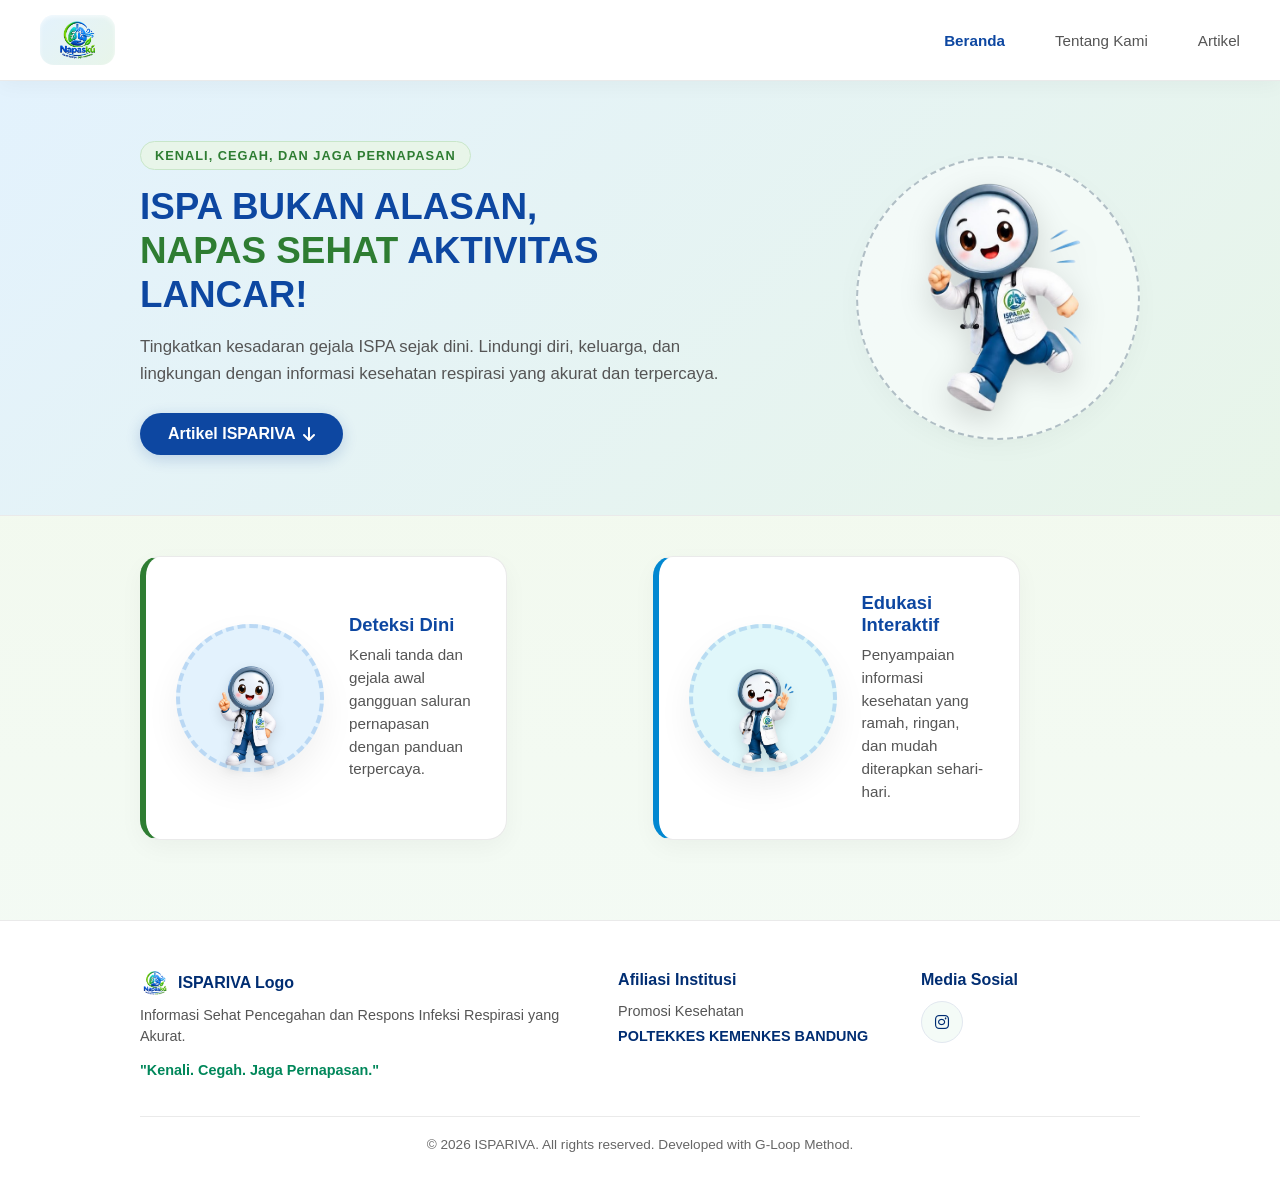
<file: index.html>
<!DOCTYPE html>
<html lang="id">
<head>
    <meta charset="UTF-8">
    <meta name="viewport" content="width=device-width, initial-scale=1.0">
    <title>ISPARIVA - Informasi Sehat Pencegahan & Respons ISPA</title>
    <link rel="stylesheet" href="assets/css/style.css">
    <link rel="stylesheet" href="https://cdnjs.cloudflare.com/ajax/libs/font-awesome/6.4.0/css/all.min.css">
    <style>
        body {
            background: linear-gradient(180deg, #F1F8E9 0%, #F4FBF7 100%);
            color: #4a5568;
            font-family: 'Segoe UI', Tahoma, Geneva, Verdana, sans-serif;
            margin: 0;
            padding: 0;
        }

        /* Hero Section */
        .hero-section {
            background: linear-gradient(135deg, #E3F2FD 0%, #E8F5E9 100%);
            padding: 60px 40px;
            border-bottom: 1px solid #EAEAEA;
        }
        .hero-container {
            max-width: 1000px;
            margin: 0 auto;
            display: flex;
            align-items: center;
            justify-content: space-between;
            gap: 40px;
        }
        .hero-text-content {
            max-width: 580px;
        }
        .hero-badge {
            background: #E8F5E9;
            color: #2e7d32;
            padding: 6px 14px;
            border-radius: 20px;
            font-size: 0.8rem;
            font-weight: 700;
            text-transform: uppercase;
            letter-spacing: 1px;
            display: inline-block;
            margin-bottom: 15px;
            border: 1px solid #C8E6C9;
        }
        .hero-text-content h1 {
            color: #0d47a1;
            font-size: 2.3rem;
            margin: 0 0 15px 0;
            font-weight: 800;
            line-height: 1.2;
        }
        .hero-text-content h1 span {
            color: #2e7d32;
        }
        .hero-text-content p {
            color: #555555;
            font-size: 1.05rem;
            line-height: 1.6;
            margin-bottom: 25px;
        }
        .hero-btn {
            background: #0d47a1;
            color: #FFFFFF;
            padding: 12px 28px;
            border-radius: 30px;
            text-decoration: none;
            font-weight: 600;
            display: inline-flex;
            align-items: center;
            gap: 8px;
            box-shadow: 0 4px 15px rgba(13, 71, 161, 0.2);
            transition: background 0.2s;
        }
        .hero-btn:hover {
            background: #002d72;
        }

        .hero-mascot-area {
            flex-shrink: 0;
            text-align: center;
            position: relative;
            width: 280px;
            height: 280px;
            background: rgba(255, 255, 255, 0.5);
            border-radius: 50%;
            display: flex;
            align-items: center;
            justify-content: center;
            box-shadow: 0 8px 25px rgba(0,0,0,0.03);
            border: 2px dashed #B0BEC5;
        }
        .hero-mascot-area img {
            max-height: 250px;
            width: auto;
            display: block;
            filter: drop-shadow(0 10px 15px rgba(0,0,0,0.15));
        }

        /* Kartu Fitur: Frame Lebih Panjang & Maskot Proporsional */
        .features-container {
            max-width: 1000px;
            margin: 40px auto;
            padding: 0 20px;
        }
        .card-grid {
            display: grid;
            grid-template-columns: repeat(2, 1fr);
            gap: 25px;
        }
        .card {
            background: #FFFFFF;
            border-radius: 20px;
            padding: 35px 30px; /* Padding ditambah agar frame lebih panjang dan proporsional */
            box-shadow: 0 8px 25px rgba(0,0,0,0.04);
            border: 1px solid #EAEAEA;
            border-left: 6px solid #2e7d32;
            display: flex;
            align-items: center; /* Posisi vertikal sejajar tengah dengan maskot */
            gap: 25px;
        }
        .card:nth-child(2) {
            border-left-color: #0288d1;
        }
        
        /* Ukuran Lingkaran dan Maskot Diperbesar agar Pas */
        .mascot-circle-bg {
            flex-shrink: 0;
            width: 90px;
            height: 90px;
            background: #E3F2FD;
            border-radius: 50%;
            display: flex;
            align-items: center;
            justify-content: center;
            position: relative;
        }
        .mascot-circle-bg img {
            max-height: 105px; /* Maskot diperbesar memenuhi lingkaran */
            width: auto;
            position: absolute;
            bottom: 0;
            filter: drop-shadow(0 4px 6px rgba(0,0,0,0.12));
        }

        /* Footer Sesuai Referensi Rata Kiri (Hanya Instagram) */
        .new-footer {
            background: #FFFFFF;
            color: #333333;
            padding: 50px 40px 25px 40px;
            margin-top: 80px;
            border-top: 1px solid #EAEAEA;
        }
        .footer-container {
            max-width: 1000px;
            margin: 0 auto;
            display: grid;
            grid-template-columns: 2fr 1.2fr 1fr;
            gap: 40px;
            padding-bottom: 35px;
            border-bottom: 1px solid #EAEAEA;
            align-items: start;
            text-align: left;
        }
        .footer-col h5 {
            color: #002d72;
            font-size: 1rem;
            margin-top: 0;
            margin-bottom: 12px;
            font-weight: 700;
        }
        .footer-col p {
            font-size: 0.9rem;
            color: #555555;
            line-height: 1.5;
            margin-bottom: 12px;
            margin-top: 0;
        }
        .social-icons-flex {
            display: flex;
            gap: 10px;
            margin-top: 8px;
            justify-content: flex-start;
        }
        .social-icon-btn {
            width: 40px;
            height: 40px;
            background: #F4FBF7;
            border: 1px solid #E2E8F0;
            border-radius: 50%;
            display: flex;
            align-items: center;
            justify-content: center;
            color: #002d72;
            text-decoration: none;
            transition: all 0.2s;
        }
        .social-icon-btn:hover {
            background: #002d72;
            color: #FFFFFF;
        }
        .footer-bottom {
            text-align: center;
            padding-top: 20px;
            font-size: 0.85rem;
            color: #666666;
        }

        @media (max-width: 768px) {
            .hero-container { flex-direction: column; text-align: center; }
            .hero-text-content { max-width: 100%; }
            .hero-mascot-area { margin: 0 auto; }
            .card-grid { grid-template-columns: 1fr; }
            .footer-container { grid-template-columns: 1fr; gap: 30px; }
        }
    </style>
</head>
<body>

    <header style="background: #ffffff; padding: 15px 40px; display: flex; justify-content: space-between; align-items: center; border-bottom: 1px solid #eaeaea;">
        <div class="logo-wrapper">
            <a href="index.html">
                <img src="assets/img/logo.png" alt="Logo ISPARIVA" style="height: 38px; width: auto; display: block; object-fit: contain;">
            </a>
        </div>
        <nav style="display: flex; gap: 25px;">
            <a href="index.html" style="text-decoration: none; color: #0d47a1; font-weight: 700;">Beranda</a>
            <a href="tentang.html" style="text-decoration: none; color: #555; font-weight: 500;">Tentang Kami</a>
            <a href="blog/index.html" style="text-decoration: none; color: #555; font-weight: 500;">Artikel</a>
        </nav>
    </header>

    <!-- Hero Section -->
    <section class="hero-section">
        <div class="hero-container">
            <div class="hero-text-content">
                <span class="hero-badge">Kenali, Cegah, dan Jaga Pernapasan</span>
                <h1>ISPA BUKAN ALASAN, <br><span>NAPAS SEHAT</span> AKTIVITAS LANCAR!</h1>
                <p>Tingkatkan kesadaran gejala ISPA sejak dini. Lindungi diri, keluarga, dan lingkungan dengan informasi kesehatan respirasi yang akurat dan terpercaya.</p>
                <a href="blog/index.html" class="hero-btn">Artikel ISPARIVA <i class="fa-solid fa-arrow-down"></i></a>
            </div>
            <div class="hero-mascot-area">
                <img src="assets/img/maskot5.png" alt="Maskot ISPARIVA">
            </div>
        </div>
    </section>

    <!-- Kartu Fitur Beranda -->
    <div class="features-container">
        <div class="card-grid">
            <!-- Kartu 1: Deteksi Dini -->
            <div class="card">
                <div class="mascot-circle-bg">
                    <img src="assets/img/maskot.webp" alt="Maskot Deteksi Dini">
                </div>
                <div>
                    <h3 style="color: #0d47a1; margin: 0 0 8px 0; font-size: 1.15rem;">Deteksi Dini</h3>
                    <p style="margin: 0; color: #555; font-size: 0.95rem; line-height: 1.5;">Kenali tanda dan gejala awal gangguan saluran pernapasan dengan panduan terpercaya.</p>
                </div>
            </div>

            <!-- Kartu 2: Edukasi Interaktif -->
            <div class="card">
                <div class="mascot-circle-bg" style="background: #E0F7FA;">
                    <img src="assets/img/maskot3.png" alt="Maskot Edukasi Interaktif">
                </div>
                <div>
                    <h3 style="color: #0d47a1; margin: 0 0 8px 0; font-size: 1.15rem;">Edukasi Interaktif</h3>
                    <p style="margin: 0; color: #555; font-size: 0.95rem; line-height: 1.5;">Penyampaian informasi kesehatan yang ramah, ringan, dan mudah diterapkan sehari-hari.</p>
                </div>
            </div>
        </div>
    </div>

    <!-- Footer Rapi Sesuai Referensi -->
    <footer class="new-footer">
        <div class="footer-container">
            <div class="footer-col">
                <div style="display: flex; align-items: center; gap: 8px; margin-bottom: 10px;">
                    <img src="assets/img/logo.png" alt="ISPARIVA Logo" style="height: 24px; width: auto; object-fit: contain;">
                    <span style="font-weight: 700; color: #002d72; font-size: 1rem;">ISPARIVA Logo</span>
                </div>
                <p>Informasi Sehat Pencegahan dan Respons Infeksi Respirasi yang Akurat.</p>
                <p style="color: #00875a; font-weight: 700; margin: 0;">"Kenali. Cegah. Jaga Pernapasan."</p>
            </div>
            
            <div class="footer-col">
                <h5>Afiliasi Institusi</h5>
                <p style="margin-bottom: 4px;">Promosi Kesehatan</p>
                <p style="font-weight: 700; color: #002d72; margin: 0;">POLTEKKES KEMENKES BANDUNG</p>
            </div>

            <div class="footer-col">
                <h5>Media Sosial</h5>
                <div class="social-icons-flex">
                    <a href="https://www.instagram.com/ispa.riva?stkn=MTZ3aDNnMjVvY2Jsdg==" target="_blank" class="social-icon-btn" title="Instagram">
                        <i class="fa-brands fa-instagram"></i>
                    </a>
                </div>
            </div>
        </div>
        <div class="footer-bottom">
            &copy; 2026 ISPARIVA. All rights reserved. Developed with G-Loop Method.
        </div>
    </footer>

</body>
</html>
</file>
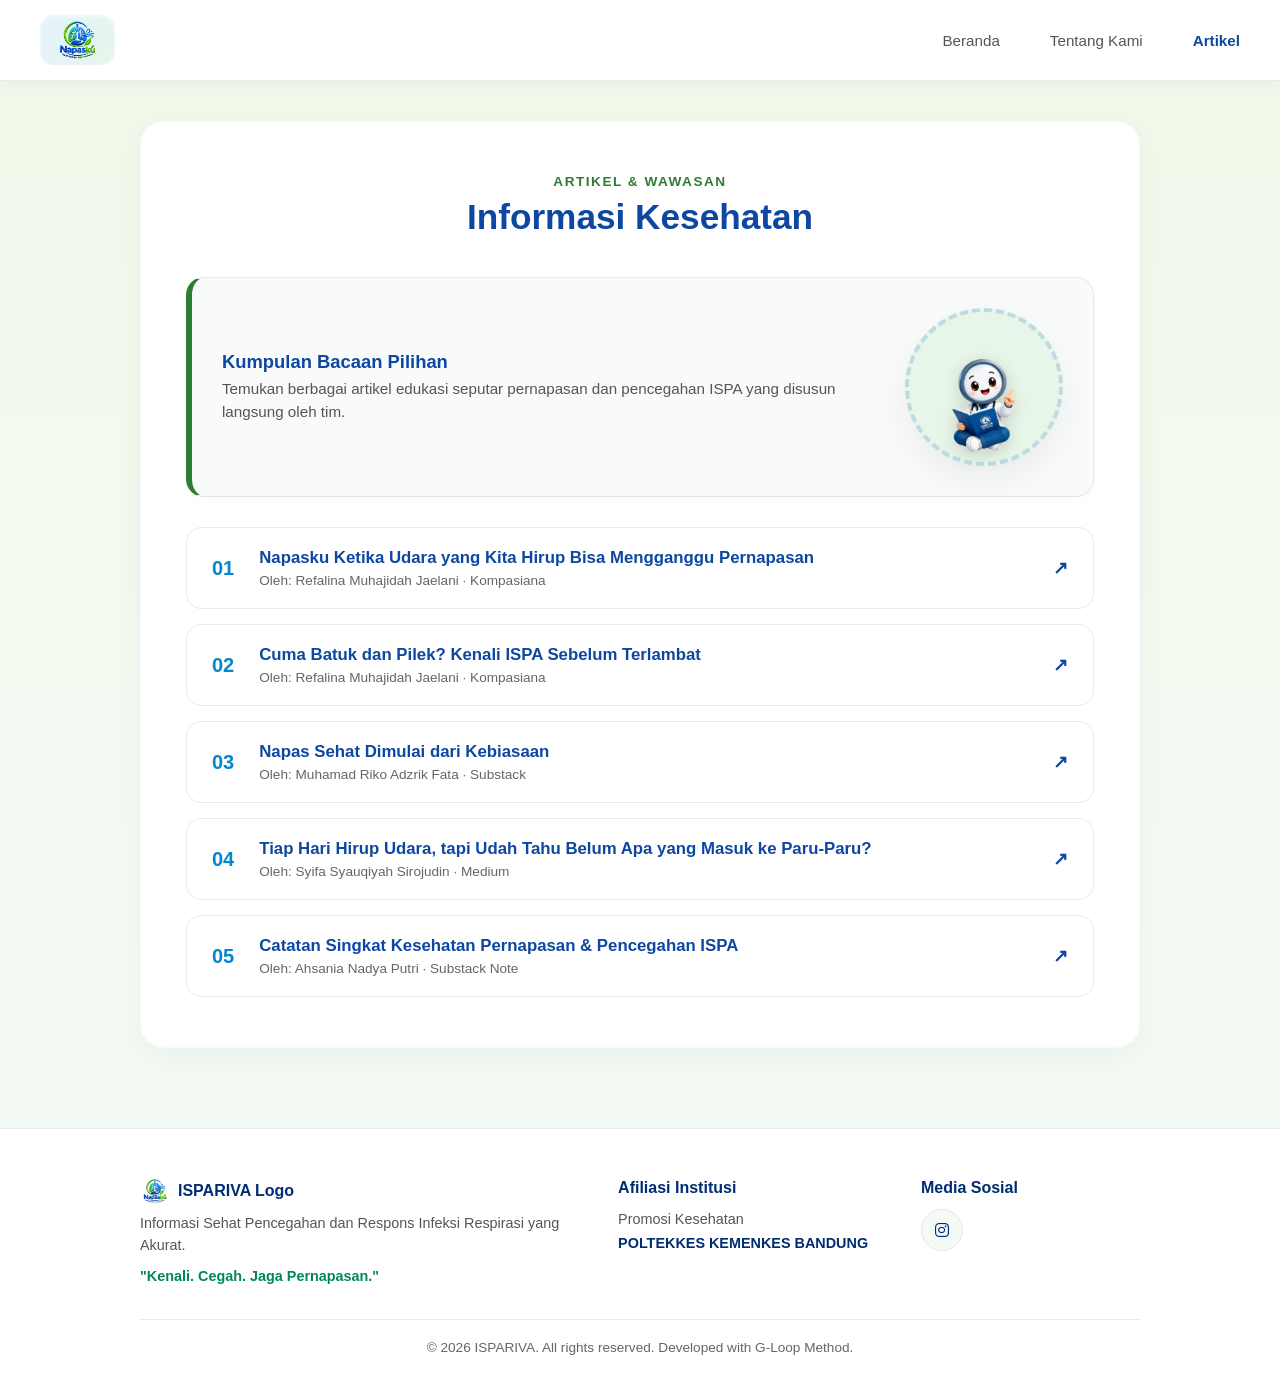
<file: blog/index.html>
<!DOCTYPE html>
<html lang="id">
<head>
    <meta charset="UTF-8">
    <meta name="viewport" content="width=device-width, initial-scale=1.0">
    <title>Artikel & Wawasan - ISPARIVA</title>
    <link rel="stylesheet" href="../assets/css/style.css">
    <link rel="stylesheet" href="https://cdnjs.cloudflare.com/ajax/libs/font-awesome/6.4.0/css/all.min.css">
    <style>
        body {
            background: linear-gradient(180deg, #F1F8E9 0%, #F4FBF7 100%);
            color: #4a5568;
            font-family: 'Segoe UI', Tahoma, Geneva, Verdana, sans-serif;
            margin: 0;
            padding: 0;
        }
        .main-container {
            max-width: 1000px;
            margin: 40px auto;
            padding: 0 20px;
        }
        .content-card-box {
            background: #FFFFFF;
            border-radius: 24px;
            padding: 50px 45px;
            box-shadow: 0 10px 30px rgba(0, 0, 0, 0.04);
            margin-bottom: 35px;
            border: 1px solid rgba(0,0,0,0.02);
        }
        .page-header-box {
            text-align: center;
            margin-bottom: 40px;
        }
        .page-header-box .sub-tag {
            color: #2e7d32;
            font-weight: 700;
            letter-spacing: 1.5px;
            font-size: 0.85rem;
            text-transform: uppercase;
            display: inline-block;
            margin-bottom: 8px;
        }
        .page-header-box h1 {
            color: #0d47a1;
            font-size: 2.2rem;
            margin: 0;
            font-weight: 800;
        }
        /* Banner Maskot dengan Latar Belakang Lingkaran Penopang */
        .mascot-banner {
            background: #F8FBF9;
            border-radius: 18px;
            padding: 30px;
            display: flex;
            align-items: center;
            justify-content: space-between;
            gap: 20px;
            box-shadow: 0 4px 15px rgba(0,0,0,0.02);
            margin-bottom: 30px;
            border: 1px solid #E2E8F0;
            border-left: 6px solid #2e7d32;
        }
        .mascot-banner-text {
            flex-grow: 1;
        }
        .mascot-banner h4 {
            color: #0d47a1;
            margin: 0 0 5px 0;
            font-size: 1.15rem;
            font-weight: 700;
        }
        .mascot-banner p {
            margin: 0;
            color: #555;
            font-size: 0.95rem;
            line-height: 1.5;
        }
        .mascot-circle-bg {
            flex-shrink: 0;
            width: 100px;
            height: 100px;
            background: #E8F5E9;
            border-radius: 50%;
            display: flex;
            align-items: center;
            justify-content: center;
            position: relative;
        }
        .mascot-circle-bg img {
            max-height: 115px;
            width: auto;
            position: absolute;
            bottom: 0;
            filter: drop-shadow(0 4px 8px rgba(0,0,0,0.15));
        }

        .article-list { display: flex; flex-direction: column; gap: 15px; }
        .article-item {
            display: flex; align-items: center; justify-content: space-between;
            padding: 20px 25px; background: #FFFFFF; border: 1px solid #EAEAEA;
            border-radius: 15px; text-decoration: none; color: inherit; transition: all 0.25s ease;
        }
        .article-item:hover {
            background: #F0F7FF; border-color: #0288d1;
            transform: translateX(5px); box-shadow: 0 5px 15px rgba(0,0,0,0.03);
        }
        .article-left { display: flex; align-items: center; gap: 25px; }
        .article-number { font-size: 1.25rem; font-weight: 700; color: #0288d1; }
        .article-info h4 { margin: 0 0 5px 0; color: #0d47a1; font-size: 1.05rem; }
        .article-info p { margin: 0; font-size: 0.85rem; color: #666; }
        .article-arrow { font-size: 1.1rem; color: #0d47a1; font-weight: bold; }
    </style>
</head>
<body>

    <header style="background: #ffffff; padding: 15px 40px; display: flex; justify-content: space-between; align-items: center; border-bottom: 1px solid #eaeaea;">
        <div class="logo-wrapper">
            <a href="../index.html">
                <img src="../assets/img/logo.png" alt="Logo ISPARIVA" style="height: 38px; width: auto; display: block; object-fit: contain;">
            </a>
        </div>
        <nav style="display: flex; gap: 25px;">
            <a href="../index.html" style="text-decoration: none; color: #555; font-weight: 500;">Beranda</a>
            <a href="../tentang.html" style="text-decoration: none; color: #555; font-weight: 500;">Tentang Kami</a>
            <a href="index.html" style="text-decoration: none; color: #0d47a1; font-weight: 700;">Artikel</a>
        </nav>
    </header>

    <div class="main-container">
        
        <div class="content-card-box">
            
            <div class="page-header-box">
                <span class="sub-tag">Artikel & Wawasan</span>
                <h1>Informasi Kesehatan</h1>
            </div>

            <div class="mascot-banner">
                <div class="mascot-banner-text">
                    <h4>Kumpulan Bacaan Pilihan</h4>
                    <p>Temukan berbagai artikel edukasi seputar pernapasan dan pencegahan ISPA yang disusun langsung oleh tim.</p>
                </div>
                <div class="mascot-circle-bg">
                    <img src="../assets/img/maskot1.png" alt="Maskot Catatan">
                </div>
            </div>

            <div class="article-list">
                <a href="https://www.kompasiana.com/refalina9107/6a959a35c925c41ec91c9dba/napasku-ketika-udara-yang-kita-hirup-bisa-mengganggu-pernapasan#goog_rewarded" target="_blank" class="article-item">
                    <div class="article-left">
                        <span class="article-number">01</span>
                        <div class="article-info">
                            <h4>Napasku Ketika Udara yang Kita Hirup Bisa Mengganggu Pernapasan</h4>
                            <p>Oleh: Refalina Muhajidah Jaelani · Kompasiana</p>
                        </div>
                    </div>
                    <div class="article-arrow">↗</div>
                </a>

                <a href="https://www.kompasiana.com/refalina9107/6a93a5edc925c465ea0f6fc5/cuma-batuk-dan-pilek-kenali-ispa-sebelum-terlambat#goog_rewarded" target="_blank" class="article-item">
                    <div class="article-left">
                        <span class="article-number">02</span>
                        <div class="article-info">
                            <h4>Cuma Batuk dan Pilek? Kenali ISPA Sebelum Terlambat</h4>
                            <p>Oleh: Refalina Muhajidah Jaelani · Kompasiana</p>
                        </div>
                    </div>
                    <div class="article-arrow">↗</div>
                </a>

                <a href="https://muhamadriko.substack.com/p/napas-sehat-dimulai-dari-kebiasaan-128" target="_blank" class="article-item">
                    <div class="article-left">
                        <span class="article-number">03</span>
                        <div class="article-info">
                            <h4>Napas Sehat Dimulai dari Kebiasaan</h4>
                            <p>Oleh: Muhamad Riko Adzrik Fata · Substack</p>
                        </div>
                    </div>
                    <div class="article-arrow">↗</div>
                </a>

                <a href="https://medium.com/@ssyauqiyah14/tiap-hari-hirup-udara-tapi-udah-tahu-belum-apa-yang-masuk-ke-paru-paru-008df7e11b57" target="_blank" class="article-item">
                    <div class="article-left">
                        <span class="article-number">04</span>
                        <div class="article-info">
                            <h4>Tiap Hari Hirup Udara, tapi Udah Tahu Belum Apa yang Masuk ke Paru-Paru?</h4>
                            <p>Oleh: Syifa Syauqiyah Sirojudin · Medium</p>
                        </div>
                    </div>
                    <div class="article-arrow">↗</div>
                </a>

                <a href="https://substack.com/@ahsania/note/c-324283430?utm_source=notes-share-action&r=8zjv13" target="_blank" class="article-item">
                    <div class="article-left">
                        <span class="article-number">05</span>
                        <div class="article-info">
                            <h4>Catatan Singkat Kesehatan Pernapasan & Pencegahan ISPA</h4>
                            <p>Oleh: Ahsania Nadya Putri · Substack Note</p>
                        </div>
                    </div>
                    <div class="article-arrow">↗</div>
                </a>
            </div>

        </div>

    </div>

    <!-- Footer Rapi (Hanya Instagram) -->
    <footer style="background: #FFFFFF; color: #333333; padding: 50px 40px 25px 40px; margin-top: 80px; border-top: 1px solid #EAEAEA;">
        <div style="max-width: 1000px; margin: 0 auto; display: grid; grid-template-columns: 2fr 1.2fr 1fr; gap: 40px; padding-bottom: 35px; border-bottom: 1px solid #EAEAEA; align-items: start; text-align: left;">
            
            <div>
                <div style="display: flex; align-items: center; gap: 8px; margin-bottom: 10px;">
                    <img src="../assets/img/logo.png" alt="ISPARIVA Logo" style="height: 24px; width: auto; object-fit: contain;">
                    <span style="font-weight: 700; color: #002d72; font-size: 1rem;">ISPARIVA Logo</span>
                </div>
                <p style="font-size: 0.9rem; color: #555555; line-height: 1.5; margin: 0 0 12px 0;">Informasi Sehat Pencegahan dan Respons Infeksi Respirasi yang Akurat.</p>
                <p style="color: #00875a; font-weight: 700; margin: 0; font-size: 0.9rem;">"Kenali. Cegah. Jaga Pernapasan."</p>
            </div>
            
            <div>
                <h5 style="color: #002d72; font-size: 1rem; margin-top: 0; margin-bottom: 12px; font-weight: 700;">Afiliasi Institusi</h5>
                <p style="font-size: 0.9rem; color: #555555; line-height: 1.5; margin: 0 0 4px 0;">Promosi Kesehatan</p>
                <p style="font-size: 0.9rem; font-weight: 700; color: #002d72; margin: 0;">POLTEKKES KEMENKES BANDUNG</p>
            </div>

            <div>
                <h5 style="color: #002d72; font-size: 1rem; margin-top: 0; margin-bottom: 12px; font-weight: 700;">Media Sosial</h5>
                <div style="display: flex; gap: 10px; margin-top: 8px; justify-content: flex-start;">
                    <a href="https://www.instagram.com/ispa.riva?stkn=MTZ3aDNnMjVvY2Jsdg==" target="_blank" style="width: 40px; height: 40px; background: #F4FBF7; border: 1px solid #E2E8F0; border-radius: 50%; display: flex; align-items: center; justify-content: center; color: #002d72; text-decoration: none;" title="Instagram">
                        <i class="fa-brands fa-instagram"></i>
                    </a>
                </div>
            </div>

        </div>
        <div style="text-align: center; padding-top: 20px; font-size: 0.85rem; color: #666666;">
            &copy; 2026 ISPARIVA. All rights reserved. Developed with G-Loop Method.
        </div>
    </footer>

</body>
</html>
</file>
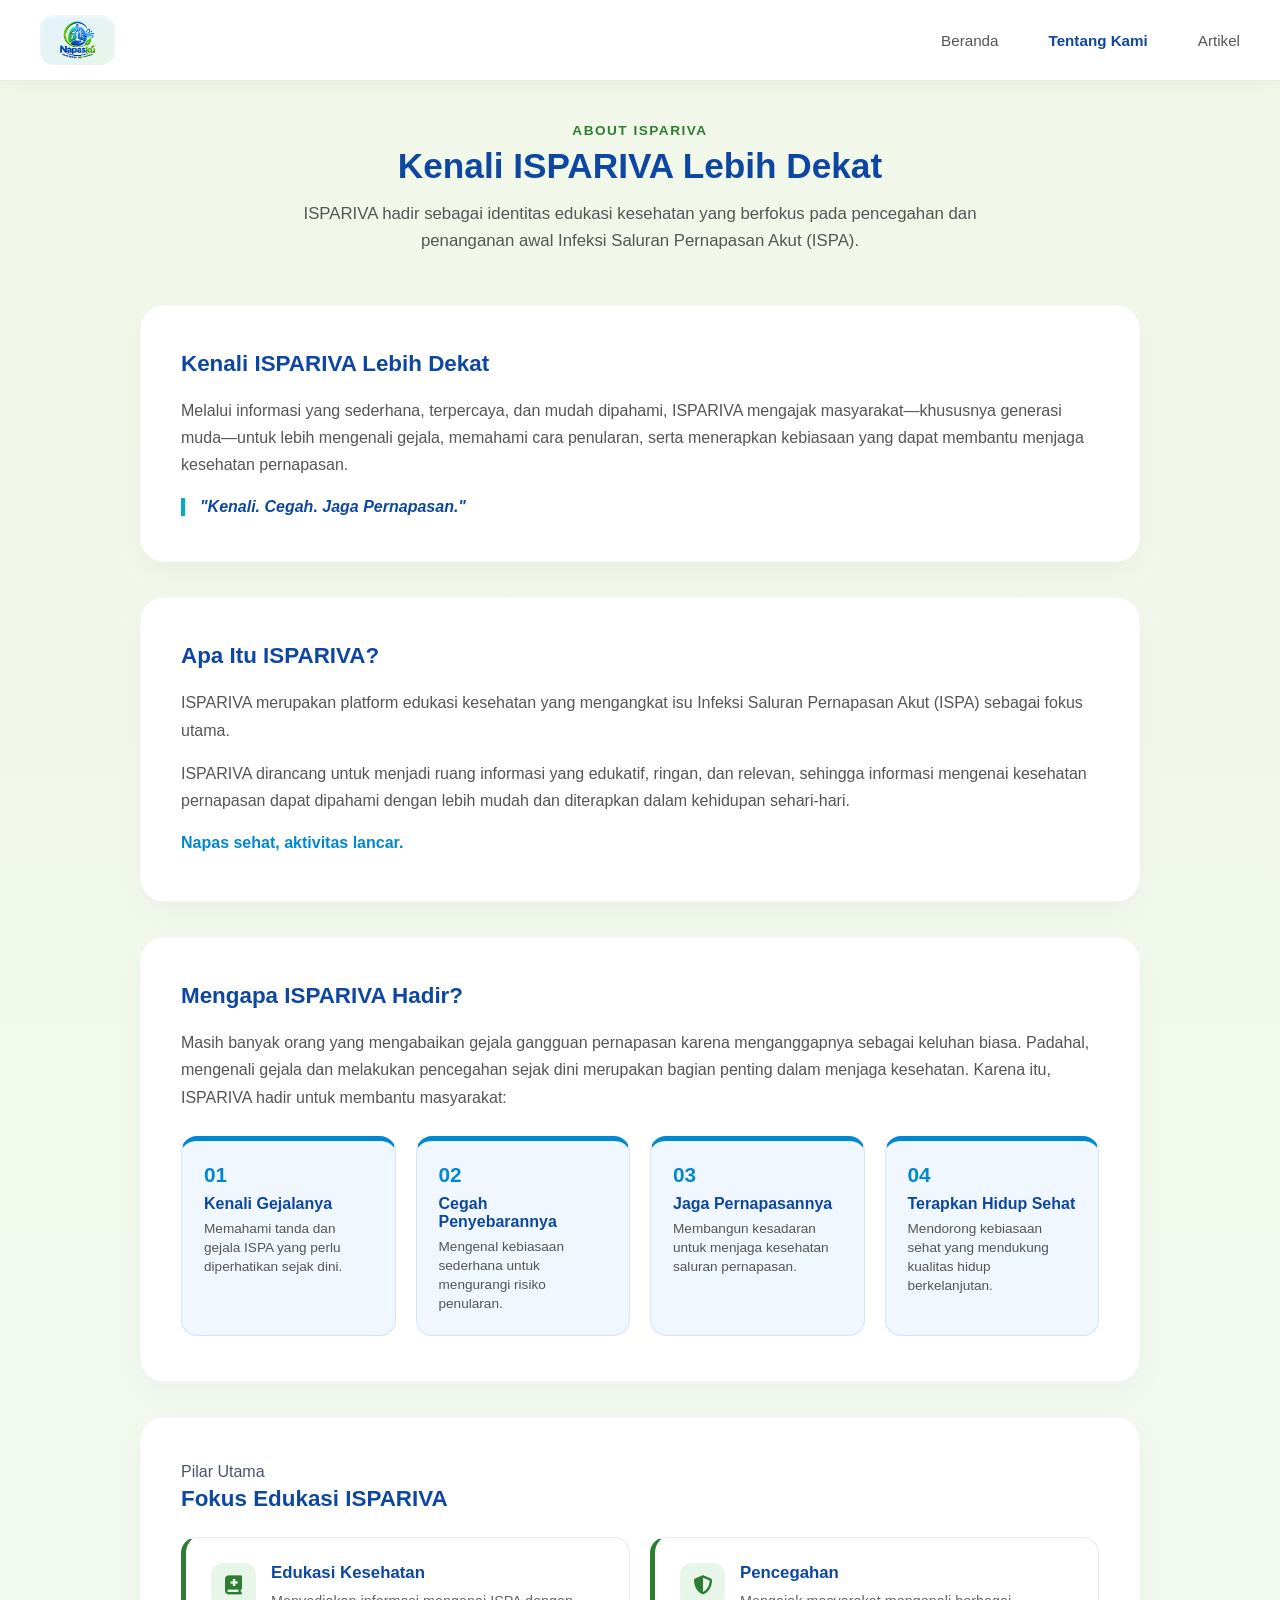
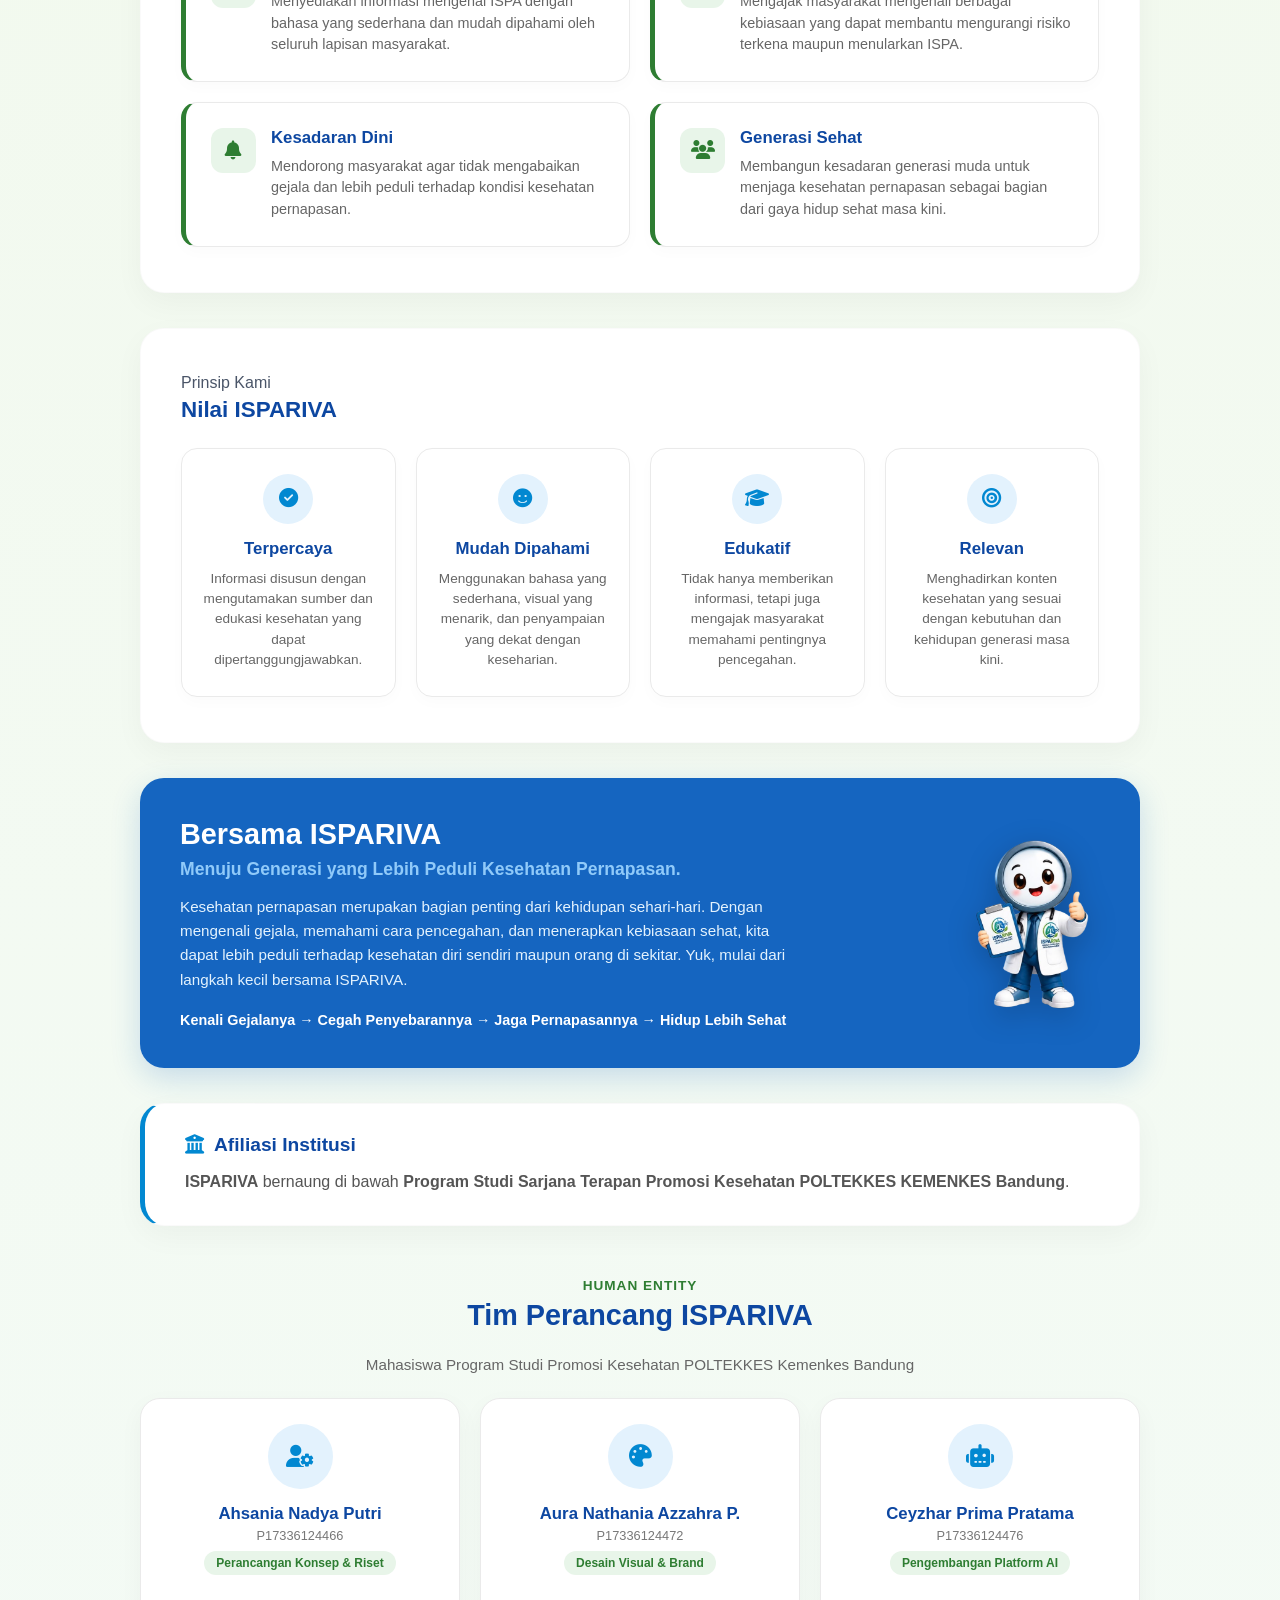
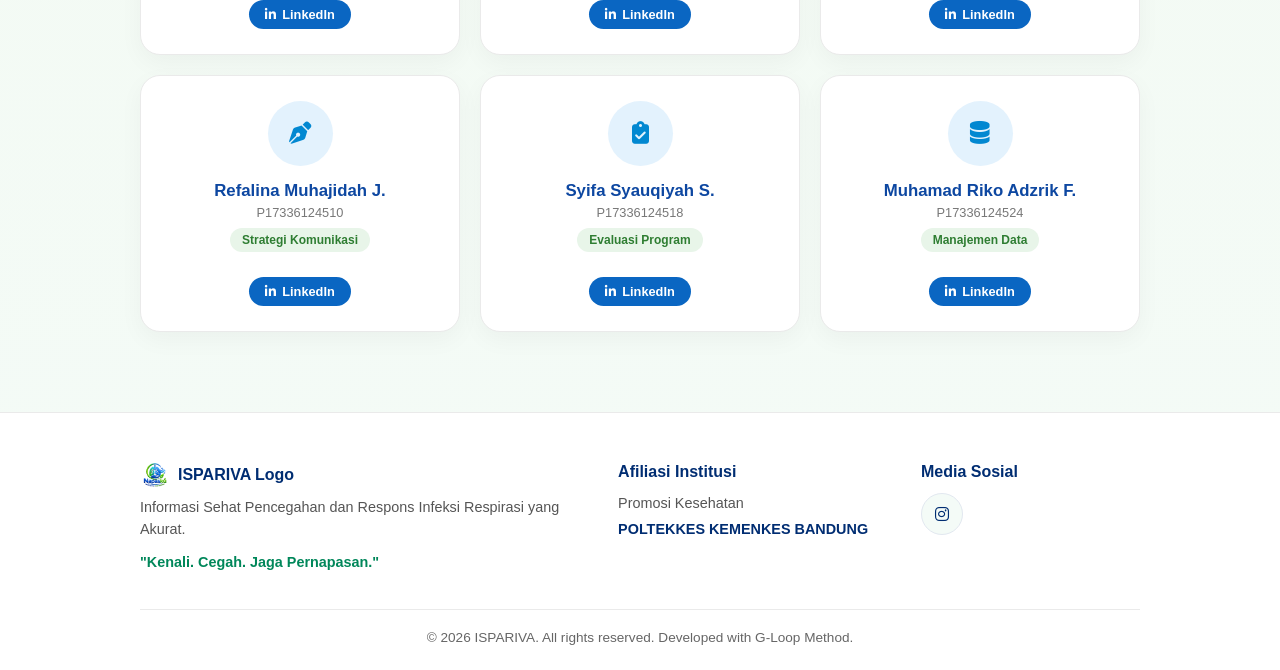
<file: tentang.html>
<!DOCTYPE html>
<html lang="id">
<head>
    <meta charset="UTF-8">
    <meta name="viewport" content="width=device-width, initial-scale=1.0">
    <title>Tentang Kami - ISPARIVA</title>
    <link rel="stylesheet" href="assets/css/style.css">
    <link rel="stylesheet" href="https://cdnjs.cloudflare.com/ajax/libs/font-awesome/6.4.0/css/all.min.css">
    <style>
        body {
            background: linear-gradient(180deg, #F1F8E9 0%, #F4FBF7 100%);
            color: #4a5568;
            font-family: 'Segoe UI', Tahoma, Geneva, Verdana, sans-serif;
            margin: 0;
            padding: 0;
        }

        .main-container {
            max-width: 1000px;
            margin: 40px auto;
            padding: 0 20px;
        }

        /* Header Judul Utama Halaman */
        .page-header-box {
            text-align: center;
            margin-bottom: 50px;
        }
        .page-header-box .sub-tag {
            color: #2e7d32;
            font-weight: 700;
            letter-spacing: 1.5px;
            font-size: 0.85rem;
            text-transform: uppercase;
            display: inline-block;
            margin-bottom: 8px;
        }
        .page-header-box h1 {
            color: #0d47a1;
            font-size: 2.2rem;
            margin: 0 0 15px 0;
            font-weight: 800;
        }
        .page-header-box p {
            color: #555;
            font-size: 1.05rem;
            line-height: 1.6;
            max-width: 750px;
            margin: 0 auto;
        }

        /* Kartu Konten Standar */
        .content-card-box {
            background: #FFFFFF;
            border-radius: 24px;
            padding: 45px 40px;
            box-shadow: 0 10px 30px rgba(0, 0, 0, 0.04);
            margin-bottom: 35px;
            border: 1px solid rgba(0,0,0,0.02);
        }
        .content-card-box h3 {
            color: #0d47a1;
            font-size: 1.4rem;
            margin-top: 0;
            margin-bottom: 20px;
            font-weight: 700;
        }
        .content-card-box p {
            color: #555;
            font-size: 1rem;
            line-height: 1.7;
            margin-bottom: 15px;
        }
        .content-card-box p:last-child {
            margin-bottom: 0;
        }

        /* LAYOUT 114: Nilai ISPARIVA (4 Kolom Jejer dengan Ikon Bulat di Atas) */
        .grid-values-4 {
            display: grid;
            grid-template-columns: repeat(4, 1fr);
            gap: 20px;
            margin-top: 25px;
        }
        .value-card-item {
            background: #FFFFFF;
            border: 1px solid #EAEAEA;
            border-radius: 16px;
            padding: 25px 20px;
            text-align: center;
            box-shadow: 0 5px 15px rgba(0,0,0,0.02);
        }
        .value-icon-circle {
            width: 50px;
            height: 50px;
            background: #E3F2FD;
            border-radius: 50%;
            display: flex;
            align-items: center;
            justify-content: center;
            margin: 0 auto 15px auto;
            color: #0288d1;
            font-size: 1.2rem;
        }
        .value-card-item h4 {
            color: #0d47a1;
            font-size: 1.05rem;
            margin: 0 0 10px 0;
            font-weight: 700;
        }
        .value-card-item p {
            font-size: 0.85rem;
            color: #666;
            margin: 0;
            line-height: 1.5;
        }

        /* LAYOUT 224: Fokus Edukasi ISPARIVA (Grid 2x2 dengan Garis Hijau di Kiri) */
        .grid-focus-2x2 {
            display: grid;
            grid-template-columns: repeat(2, 1fr);
            gap: 20px;
            margin-top: 25px;
        }
        .focus-card-item {
            background: #FFFFFF;
            border: 1px solid #EAEAEA;
            border-left: 5px solid #2e7d32;
            border-radius: 16px;
            padding: 25px;
            display: flex;
            align-items: flex-start;
            gap: 15px;
            box-shadow: 0 5px 15px rgba(0,0,0,0.02);
        }
        .focus-icon-box {
            width: 45px;
            height: 45px;
            background: #E8F5E9;
            border-radius: 12px;
            display: flex;
            align-items: center;
            justify-content: center;
            color: #2e7d32;
            font-size: 1.2rem;
            flex-shrink: 0;
        }
        .focus-card-item h4 {
            color: #0d47a1;
            font-size: 1.05rem;
            margin: 0 0 8px 0;
            font-weight: 700;
        }
        .focus-card-item p {
            font-size: 0.9rem;
            color: #666;
            margin: 0;
            line-height: 1.5;
        }

        /* Grid khusus nomor (Mengapa Hadir: 01, 02, 03, 04) */
        .grid-numbered {
            display: grid;
            grid-template-columns: repeat(auto-fit, minmax(210px, 1fr));
            gap: 20px;
            margin-top: 25px;
        }
        .number-card {
            background: #F0F7FF;
            border: 1px solid #d1e5ff;
            border-top: 5px solid #0288d1;
            padding: 22px;
            border-radius: 16px;
        }
        .number-card .num-badge {
            font-size: 1.3rem;
            font-weight: 800;
            color: #0288d1;
            margin-bottom: 8px;
        }
        .number-card h4 {
            color: #0d47a1;
            font-size: 1rem;
            margin: 0 0 6px 0;
            font-weight: 700;
        }
        .number-card p {
            font-size: 0.85rem;
            color: #555;
            margin: 0;
            line-height: 1.4;
        }

        /* LAYOUT 444: Bersama ISPARIVA (Box Biru Lebar dengan Maskot di Kanan) */
        .together-box {
            background: #1565C0;
            border-radius: 24px;
            padding: 40px;
            color: #FFFFFF;
            display: flex;
            justify-content: space-between;
            align-items: center;
            box-shadow: 0 10px 30px rgba(21, 101, 192, 0.2);
            margin-bottom: 35px;
            gap: 30px;
        }
        .together-content {
            max-width: 620px;
        }
        .together-content h3 {
            color: #FFFFFF;
            font-size: 1.8rem;
            margin-top: 0;
            margin-bottom: 8px;
            font-weight: 800;
        }
        .together-content h4 {
            color: #90CAF9;
            font-size: 1.1rem;
            margin-top: 0;
            margin-bottom: 15px;
            font-weight: 600;
        }
        .together-content p {
            color: #E3F2FD;
            font-size: 0.95rem;
            line-height: 1.6;
            margin-bottom: 20px;
        }
        .together-steps {
            font-size: 0.9rem;
            color: #FFFFFF;
            font-weight: 600;
        }
        .together-mascot {
            text-align: center;
            flex-shrink: 0;
        }
        .together-mascot img {
            max-height: 180px;
            width: auto;
            display: block;
            margin: 0 auto;
            filter: drop-shadow(0 8px 15px rgba(0,0,0,0.2));
        }

        /* Grid Tim Perancang */
        .team-grid {
            display: grid;
            grid-template-columns: repeat(auto-fit, minmax(260px, 1fr));
            gap: 20px;
            margin-top: 25px;
        }
        .team-card {
            background: #FFFFFF;
            border: 1px solid #EAEAEA;
            padding: 25px 20px;
            border-radius: 20px;
            text-align: center;
            box-shadow: 0 8px 25px rgba(0,0,0,0.04);
            display: flex;
            flex-direction: column;
            justify-content: space-between;
            transition: transform 0.3s ease;
        }
        .team-card:hover {
            transform: translateY(-5px);
            box-shadow: 0 12px 30px rgba(0,0,0,0.08);
        }
        .team-avatar {
            width: 65px;
            height: 65px;
            background: #E3F2FD;
            border-radius: 50%;
            display: flex;
            align-items: center;
            justify-content: center;
            margin: 0 auto 15px auto;
            color: #0288d1;
            font-size: 1.4rem;
        }
        .team-role {
            font-size: 0.75rem;
            font-weight: 700;
            color: #2e7d32;
            background: #E8F5E9;
            padding: 5px 12px;
            border-radius: 20px;
            display: inline-block;
            margin-top: 8px;
            margin-bottom: 15px;
        }
        .linkedin-btn {
            background: #0A66C2;
            color: #FFFFFF;
            padding: 7px 16px;
            border-radius: 20px;
            text-decoration: none;
            font-size: 0.8rem;
            font-weight: 600;
            display: inline-flex;
            align-items: center;
            justify-content: center;
            gap: 6px;
            transition: opacity 0.2s;
        }
        .linkedin-btn:hover { opacity: 0.85; }

        /* Footer Rapi Sesuai Referensi (Hanya Instagram) */
        .new-footer {
            background: #FFFFFF;
            color: #333333;
            padding: 50px 40px 25px 40px;
            margin-top: 80px;
            border-top: 1px solid #EAEAEA;
        }
        .footer-container {
            max-width: 1000px;
            margin: 0 auto;
            display: grid;
            grid-template-columns: 2fr 1.2fr 1fr;
            gap: 40px;
            padding-bottom: 35px;
            border-bottom: 1px solid #EAEAEA;
            align-items: start;
            text-align: left;
        }
        .footer-col h5 {
            color: #002d72;
            font-size: 1rem;
            margin-top: 0;
            margin-bottom: 12px;
            font-weight: 700;
        }
        .footer-col p {
            font-size: 0.9rem;
            color: #555555;
            line-height: 1.5;
            margin-bottom: 12px;
            margin-top: 0;
        }
        .social-icons-flex {
            display: flex;
            gap: 10px;
            margin-top: 8px;
            justify-content: flex-start;
        }
        .social-icon-btn {
            width: 40px;
            height: 40px;
            background: #F4FBF7;
            border: 1px solid #E2E8F0;
            border-radius: 50%;
            display: flex;
            align-items: center;
            justify-content: center;
            color: #002d72;
            text-decoration: none;
            transition: all 0.2s;
        }
        .social-icon-btn:hover {
            background: #002d72;
            color: #FFFFFF;
        }
        .footer-bottom {
            text-align: center;
            padding-top: 20px;
            font-size: 0.85rem;
            color: #666666;
        }

        @media (max-width: 768px) {
            .grid-values-4 { grid-template-columns: 1fr; }
            .grid-focus-2x2 { grid-template-columns: 1fr; }
            .together-box { flex-direction: column; text-align: center; gap: 20px; }
            .footer-container { grid-template-columns: 1fr; gap: 30px; }
        }
    </style>
</head>
<body>

    <header style="background: #ffffff; padding: 15px 40px; display: flex; justify-content: space-between; align-items: center; border-bottom: 1px solid #eaeaea;">
        <div class="logo-wrapper">
            <a href="index.html">
                <img src="assets/img/logo.png" alt="Logo ISPARIVA" style="height: 38px; width: auto; display: block; object-fit: contain;">
            </a>
        </div>
        <nav style="display: flex; gap: 25px;">
            <a href="index.html" style="text-decoration: none; color: #555; font-weight: 500;">Beranda</a>
            <a href="tentang.html" style="text-decoration: none; color: #0d47a1; font-weight: 700;">Tentang Kami</a>
            <a href="blog/index.html" style="text-decoration: none; color: #555; font-weight: 500;">Artikel</a>
        </nav>
    </header>

    <div class="main-container">
        
        <!-- Header Halaman -->
        <div class="page-header-box">
            <span class="sub-tag">About ISPARIVA</span>
            <h1>Kenali ISPARIVA Lebih Dekat</h1>
            <p>ISPARIVA hadir sebagai identitas edukasi kesehatan yang berfokus pada pencegahan dan penanganan awal Infeksi Saluran Pernapasan Akut (ISPA).</p>
        </div>

        <!-- BOX 1: Kenali ISPARIVA Lebih Dekat -->
        <div class="content-card-box">
            <h3>Kenali ISPARIVA Lebih Dekat</h3>
            <p>
                Melalui informasi yang sederhana, terpercaya, dan mudah dipahami, ISPARIVA mengajak masyarakat—khususnya generasi muda—untuk lebih mengenali gejala, memahami cara penularan, serta menerapkan kebiasaan yang dapat membantu menjaga kesehatan pernapasan.
            </p>
            <blockquote style="font-style: italic; color: #0d47a1; border-left: 4px solid #00acc1; margin: 20px 0 0 0; padding-left: 15px; font-weight: bold;">
                "Kenali. Cegah. Jaga Pernapasan."
            </blockquote>
        </div>

        <!-- BOX 2: Apa Itu ISPARIVA -->
        <div class="content-card-box">
            <h3>Apa Itu ISPARIVA?</h3>
            <p>
                ISPARIVA merupakan platform edukasi kesehatan yang mengangkat isu Infeksi Saluran Pernapasan Akut (ISPA) sebagai fokus utama.
            </p>
            <p>
                ISPARIVA dirancang untuk menjadi ruang informasi yang edukatif, ringan, dan relevan, sehingga informasi mengenai kesehatan pernapasan dapat dipahami dengan lebih mudah dan diterapkan dalam kehidupan sehari-hari.
            </p>
            <p style="font-weight: 600; color: #0288d1; margin-top: 15px; margin-bottom: 0;">
                Napas sehat, aktivitas lancar.
            </p>
        </div>

        <!-- BOX 3: Mengapa ISPARIVA Hadir -->
        <div class="content-card-box">
            <h3>Mengapa ISPARIVA Hadir?</h3>
            <p>
                Masih banyak orang yang mengabaikan gejala gangguan pernapasan karena menganggapnya sebagai keluhan biasa. Padahal, mengenali gejala dan melakukan pencegahan sejak dini merupakan bagian penting dalam menjaga kesehatan. Karena itu, ISPARIVA hadir untuk membantu masyarakat:
            </p>
            
            <div class="grid-numbered">
                <div class="number-card">
                    <div class="num-badge">01</div>
                    <h4>Kenali Gejalanya</h4>
                    <p>Memahami tanda dan gejala ISPA yang perlu diperhatikan sejak dini.</p>
                </div>
                <div class="number-card">
                    <div class="num-badge">02</div>
                    <h4>Cegah Penyebarannya</h4>
                    <p>Mengenal kebiasaan sederhana untuk mengurangi risiko penularan.</p>
                </div>
                <div class="number-card">
                    <div class="num-badge">03</div>
                    <h4>Jaga Pernapasannya</h4>
                    <p>Membangun kesadaran untuk menjaga kesehatan saluran pernapasan.</p>
                </div>
                <div class="number-card">
                    <div class="num-badge">04</div>
                    <h4>Terapkan Hidup Sehat</h4>
                    <p>Mendorong kebiasaan sehat yang mendukung kualitas hidup berkelanjutan.</p>
                </div>
            </div>
        </div>

        <!-- BOX 4: Fokus Edukasi ISPARIVA -->
        <div class="content-card-box">
            <span class="sub-tag" style="margin-bottom: 5px; display: block;">Pilar Utama</span>
            <h3 style="margin-bottom: 20px;">Fokus Edukasi ISPARIVA</h3>
            
            <div class="grid-focus-2x2">
                <div class="focus-card-item">
                    <div class="focus-icon-box"><i class="fa-solid fa-book-medical"></i></div>
                    <div>
                        <h4>Edukasi Kesehatan</h4>
                        <p>Menyediakan informasi mengenai ISPA dengan bahasa yang sederhana dan mudah dipahami oleh seluruh lapisan masyarakat.</p>
                    </div>
                </div>
                <div class="focus-card-item">
                    <div class="focus-icon-box"><i class="fa-solid fa-shield-halved"></i></div>
                    <div>
                        <h4>Pencegahan</h4>
                        <p>Mengajak masyarakat mengenali berbagai kebiasaan yang dapat membantu mengurangi risiko terkena maupun menularkan ISPA.</p>
                    </div>
                </div>
                <div class="focus-card-item">
                    <div class="focus-icon-box"><i class="fa-solid fa-bell"></i></div>
                    <div>
                        <h4>Kesadaran Dini</h4>
                        <p>Mendorong masyarakat agar tidak mengabaikan gejala dan lebih peduli terhadap kondisi kesehatan pernapasan.</p>
                    </div>
                </div>
                <div class="focus-card-item">
                    <div class="focus-icon-box"><i class="fa-solid fa-users"></i></div>
                    <div>
                        <h4>Generasi Sehat</h4>
                        <p>Membangun kesadaran generasi muda untuk menjaga kesehatan pernapasan sebagai bagian dari gaya hidup sehat masa kini.</p>
                    </div>
                </div>
            </div>
        </div>

        <!-- BOX 5: Nilai ISPARIVA -->
        <div class="content-card-box">
            <span class="sub-tag" style="margin-bottom: 5px; display: block;">Prinsip Kami</span>
            <h3 style="margin-bottom: 20px;">Nilai ISPARIVA</h3>
            
            <div class="grid-values-4">
                <div class="value-card-item">
                    <div class="value-icon-circle"><i class="fa-solid fa-circle-check"></i></div>
                    <h4>Terpercaya</h4>
                    <p>Informasi disusun dengan mengutamakan sumber dan edukasi kesehatan yang dapat dipertanggungjawabkan.</p>
                </div>
                <div class="value-card-item">
                    <div class="value-icon-circle"><i class="fa-solid fa-face-smile"></i></div>
                    <h4>Mudah Dipahami</h4>
                    <p>Menggunakan bahasa yang sederhana, visual yang menarik, dan penyampaian yang dekat dengan keseharian.</p>
                </div>
                <div class="value-card-item">
                    <div class="value-icon-circle"><i class="fa-solid fa-graduation-cap"></i></div>
                    <h4>Edukatif</h4>
                    <p>Tidak hanya memberikan informasi, tetapi juga mengajak masyarakat memahami pentingnya pencegahan.</p>
                </div>
                <div class="value-card-item">
                    <div class="value-icon-circle"><i class="fa-solid fa-bullseye"></i></div>
                    <h4>Relevan</h4>
                    <p>Menghadirkan konten kesehatan yang sesuai dengan kebutuhan dan kehidupan generasi masa kini.</p>
                </div>
            </div>
        </div>

        <!-- BOX 6: Bersama ISPARIVA (Menggunakan maskot4.jpg) -->
        <div class="together-box">
            <div class="together-content">
                <h3>Bersama ISPARIVA</h3>
                <h4>Menuju Generasi yang Lebih Peduli Kesehatan Pernapasan.</h4>
                <p>
                    Kesehatan pernapasan merupakan bagian penting dari kehidupan sehari-hari. Dengan mengenali gejala, memahami cara pencegahan, dan menerapkan kebiasaan sehat, kita dapat lebih peduli terhadap kesehatan diri sendiri maupun orang di sekitar. Yuk, mulai dari langkah kecil bersama ISPARIVA.
                </p>
                <div class="together-steps">
                    Kenali Gejalanya → Cegah Penyebarannya → Jaga Pernapasannya → Hidup Lebih Sehat
                </div>
            </div>
            <div class="together-mascot">
                <img src="assets/img/maskot4.png" alt="Maskot ISPARIVA">
            </div>
        </div>

        <!-- BOX 7: Afiliasi Institusi -->
        <div class="content-card-box" style="border-left: 5px solid #0288d1; padding: 30px 40px;">
            <h3 style="display: flex; align-items: center; gap: 10px; margin-bottom: 12px; font-size: 1.2rem;">
                <i class="fa-solid fa-building-columns" style="color: #0288d1;"></i> Afiliasi Institusi
            </h3>
            <p style="margin: 0;">
                <strong>ISPARIVA</strong> bernaung di bawah <strong>Program Studi Sarjana Terapan Promosi Kesehatan POLTEKKES KEMENKES Bandung</strong>.
            </p>
        </div>

        <!-- BAGIAN AKHIR: Tim Perancang ISPARIVA -->
        <div style="text-align: center; margin-top: 50px; margin-bottom: 25px;">
            <span style="color: #2e7d32; font-weight: 700; letter-spacing: 1px; font-size: 0.85rem; text-transform: uppercase;">Human Entity</span>
            <h2 style="color: #0d47a1; margin-top: 5px; font-size: 1.8rem;">Tim Perancang ISPARIVA</h2>
            <p style="color: #666; font-size: 0.95rem;">Mahasiswa Program Studi Promosi Kesehatan POLTEKKES Kemenkes Bandung</p>
        </div>

        <!-- Grid Anggota Tim -->
        <div class="team-grid">
            <!-- Anggota 1 -->
            <div class="team-card">
                <div>
                    <div class="team-avatar"><i class="fa-solid fa-user-gear"></i></div>
                    <h4 style="color: #0d47a1; margin: 0 0 4px 0; font-size: 1.05rem;">Ahsania Nadya Putri</h4>
                    <p style="font-size: 0.8rem; color: #777; margin: 0;">P17336124466</p>
                    <div class="team-role">Perancangan Konsep & Riset</div>
                </div>
                <div style="margin-top: 10px;">
                    <a href="https://www.linkedin.com/in/ahsania-nadya-putri-bb6724437/" target="_blank" class="linkedin-btn"><i class="fa-brands fa-linkedin-in"></i> LinkedIn</a>
                </div>
            </div>

            <!-- Anggota 2 -->
            <div class="team-card">
                <div>
                    <div class="team-avatar"><i class="fa-solid fa-palette"></i></div>
                    <h4 style="color: #0d47a1; margin: 0 0 4px 0; font-size: 1.05rem;">Aura Nathania Azzahra P.</h4>
                    <p style="font-size: 0.8rem; color: #777; margin: 0;">P17336124472</p>
                    <div class="team-role">Desain Visual & Brand</div>
                </div>
                <div style="margin-top: 10px;">
                    <a href="https://www.linkedin.com/in/aura-nathania-azzahra-93a570435/" target="_blank" class="linkedin-btn"><i class="fa-brands fa-linkedin-in"></i> LinkedIn</a>
                </div>
            </div>

            <!-- Anggota 3 -->
            <div class="team-card">
                <div>
                    <div class="team-avatar"><i class="fa-solid fa-robot"></i></div>
                    <h4 style="color: #0d47a1; margin: 0 0 4px 0; font-size: 1.05rem;">Ceyzhar Prima Pratama</h4>
                    <p style="font-size: 0.8rem; color: #777; margin: 0;">P17336124476</p>
                    <div class="team-role">Pengembangan Platform AI</div>
                </div>
                <div style="margin-top: 10px;">
                    <a href="https://www.linkedin.com/in/ceyzhar-pratama-380b91378/" target="_blank" class="linkedin-btn"><i class="fa-brands fa-linkedin-in"></i> LinkedIn</a>
                </div>
            </div>

            <!-- Anggota 4 -->
            <div class="team-card">
                <div>
                    <div class="team-avatar"><i class="fa-solid fa-pen-nib"></i></div>
                    <h4 style="color: #0d47a1; margin: 0 0 4px 0; font-size: 1.05rem;">Refalina Muhajidah J.</h4>
                    <p style="font-size: 0.8rem; color: #777; margin: 0;">P17336124510</p>
                    <div class="team-role">Strategi Komunikasi</div>
                </div>
                <div style="margin-top: 10px;">
                    <a href="https://www.linkedin.com/in/refalina-muhajidah-7b2568435/" target="_blank" class="linkedin-btn"><i class="fa-brands fa-linkedin-in"></i> LinkedIn</a>
                </div>
            </div>

            <!-- Anggota 5 -->
            <div class="team-card">
                <div>
                    <div class="team-avatar"><i class="fa-solid fa-clipboard-check"></i></div>
                    <h4 style="color: #0d47a1; margin: 0 0 4px 0; font-size: 1.05rem;">Syifa Syauqiyah S.</h4>
                    <p style="font-size: 0.8rem; color: #777; margin: 0;">P17336124518</p>
                    <div class="team-role">Evaluasi Program</div>
                </div>
                <div style="margin-top: 10px;">
                    <a href="https://www.linkedin.com/in/syifa-syauqiyah-799347435/" target="_blank" class="linkedin-btn"><i class="fa-brands fa-linkedin-in"></i> LinkedIn</a>
                </div>
            </div>

            <!-- Anggota 6 -->
            <div class="team-card">
                <div>
                    <div class="team-avatar"><i class="fa-solid fa-database"></i></div>
                    <h4 style="color: #0d47a1; margin: 0 0 4px 0; font-size: 1.05rem;">Muhamad Riko Adzrik F.</h4>
                    <p style="font-size: 0.8rem; color: #777; margin: 0;">P17336124524</p>
                    <div class="team-role">Manajemen Data</div>
                </div>
                <div style="margin-top: 10px;">
                    <a href="https://www.linkedin.com/in/riko-fata-57534b435/" target="_blank" class="linkedin-btn"><i class="fa-brands fa-linkedin-in"></i> LinkedIn</a>
                </div>
            </div>
        </div>

    </div>

    <!-- Footer Rapi Sesuai Referensi (Hanya Instagram) -->
    <footer class="new-footer">
        <div class="footer-container">
            <div class="footer-col">
                <div style="display: flex; align-items: center; gap: 8px; margin-bottom: 10px;">
                    <img src="assets/img/logo.png" alt="ISPARIVA Logo" style="height: 24px; width: auto; object-fit: contain;">
                    <span style="font-weight: 700; color: #002d72; font-size: 1rem;">ISPARIVA Logo</span>
                </div>
                <p>Informasi Sehat Pencegahan dan Respons Infeksi Respirasi yang Akurat.</p>
                <p style="color: #00875a; font-weight: 700; margin: 0;">"Kenali. Cegah. Jaga Pernapasan."</p>
            </div>
            
            <div class="footer-col">
                <h5>Afiliasi Institusi</h5>
                <p style="margin-bottom: 4px;">Promosi Kesehatan</p>
                <p style="font-weight: 700; color: #002d72; margin: 0;">POLTEKKES KEMENKES BANDUNG</p>
            </div>

            <div class="footer-col">
                <h5>Media Sosial</h5>
                <div class="social-icons-flex">
                    <a href="https://www.instagram.com/ispa.riva?stkn=MTZ3aDNnMjVvY2Jsdg==" target="_blank" class="social-icon-btn" title="Instagram">
                        <i class="fa-brands fa-instagram"></i>
                    </a>
                </div>
            </div>
        </div>
        <div class="footer-bottom">
            &copy; 2026 ISPARIVA. All rights reserved. Developed with G-Loop Method.
        </div>
    </footer>

</body>
</html>
</file>
<file: assets/css/style.css>
:root {
  --primary-blue: #0D47A1;
  --secondary-blue: #1976D2;
  --teal: #26C6DA;
  --primary-green: #43A047;
  --bg-color: #F4FBF7;
}

body {
  font-family: 'Poppins', sans-serif, Arial;
  background-color: var(--bg-color);
  color: #333333;
  margin: 0;
  padding: 0;
}

header {
  background: rgba(255, 255, 255, 0.95);
  backdrop-filter: blur(10px);
  padding: 12px 40px;
  display: flex;
  justify-content: space-between;
  align-items: center;
  box-shadow: 0 4px 20px rgba(0,0,0,0.04);
  position: sticky;
  top: 0;
  z-index: 1000;
}

.logo-wrapper {
  background: linear-gradient(135deg, #E3F2FD, #E8F5E9);
  padding: 6px 14px;
  border-radius: 14px;
  display: inline-flex;
  align-items: center;
  box-shadow: inset 0 2px 4px rgba(255,255,255,0.6);
}

nav a {
  margin-left: 25px;
  text-decoration: none;
  color: var(--primary-blue);
  font-weight: 600;
  font-size: 0.95rem;
  transition: color 0.2s;
}

nav a:hover, nav a.active {
  color: var(--primary-green);
}

.hero-blue {
  background: linear-gradient(135deg, #E3F2FD 0%, #B3E5FC 100%);
}

.hero {
  text-align: center;
  padding: 50px 20px 70px 20px;
  border-bottom-left-radius: 40px;
  border-bottom-right-radius: 40px;
}

.hero-flex {
  display: flex;
  align-items: center;
  justify-content: space-between;
  max-width: 1000px;
  margin: 0 auto;
  gap: 30px;
  text-align: left;
}

.hero-text { flex: 1; }
.hero-text h1 {
  color: var(--primary-blue);
  font-size: 2.6rem;
  margin-bottom: 15px;
  line-height: 1.25;
}
.hero-text p {
  color: #555;
  font-size: 1.05rem;
  margin-bottom: 25px;
  line-height: 1.6;
}

.hero-image { flex: 1; text-align: center; }
.mascot-circle-bg {
  display: inline-block;
  background: rgba(255, 255, 255, 0.7);
  padding: 25px;
  border-radius: 50%;
  box-shadow: 0 15px 35px rgba(0,0,0,0.06);
  border: 4px dashed rgba(25, 118, 210, 0.2);
}
.hero-image img {
  max-width: 230px;
  height: auto;
  animation: float 3s ease-in-out infinite;
  filter: drop-shadow(0 10px 15px rgba(0,0,0,0.08));
}

@keyframes float {
  0% { transform: translateY(0px); }
  50% { transform: translateY(-10px); }
  100% { transform: translateY(0px); }
}

.container {
  max-width: 900px;
  margin: 50px auto;
  background: #FFFFFF;
  padding: 45px;
  border-radius: 30px;
  box-shadow: 0 10px 35px rgba(0,0,0,0.04);
}

.section-title {
  text-align: center;
  margin-bottom: 40px;
}
.section-title span {
  color: var(--secondary-blue);
  font-size: 0.85rem;
  font-weight: 700;
  text-transform: uppercase;
  letter-spacing: 1.5px;
}
.section-title h2 {
  color: var(--primary-blue);
  font-size: 2.1rem;
  margin-top: 5px;
}

.mascot-banner {
  display: flex;
  align-items: center;
  padding: 22px 28px;
  border-radius: 20px;
  gap: 22px;
  margin-bottom: 35px;
  box-shadow: 0 6px 20px rgba(0,0,0,0.03);
}
.banner-green { background: #E8F5E9; border-left: 6px solid var(--primary-green); }
.banner-purple { background: #EDE7F6; border-left: 6px solid #7E57C2; }

.mascot-badge-box {
  background: #FFFFFF;
  padding: 10px;
  border-radius: 16px;
  box-shadow: 0 4px 12px rgba(0,0,0,0.05);
  display: flex;
  align-items: center;
  justify-content: center;
}
.mascot-banner img {
  width: 70px;
  height: auto;
}
.mascot-banner h4 {
  margin: 0 0 5px 0;
  color: var(--primary-blue);
  font-size: 1.1rem;
}
.mascot-banner p {
  margin: 0;
  font-size: 0.9rem;
  color: #555;
}

.card-grid {
  display: flex;
  justify-content: center;
  gap: 25px;
  margin-top: 30px;
  flex-wrap: wrap;
}

.card {
  background: #FFFFFF;
  border-radius: 20px;
  padding: 30px;
  width: 300px;
  box-shadow: 0 8px 25px rgba(0,0,0,0.05);
  border-left: 6px solid var(--primary-green);
  transition: transform 0.3s ease, box-shadow 0.3s ease;
}
.card:hover {
  transform: translateY(-5px);
  box-shadow: 0 12px 30px rgba(0,0,0,0.08);
}
.card h3 {
  color: var(--primary-blue);
  font-size: 1.2rem;
  margin-bottom: 10px;
}
.card p {
  font-size: 0.9rem;
  color: #666;
  margin: 0;
  line-height: 1.5;
}

.btn {
  display: inline-block;
  background: linear-gradient(135deg, var(--teal), var(--secondary-blue));
  color: #FFFFFF;
  padding: 12px 30px;
  border-radius: 30px;
  text-decoration: none;
  font-weight: bold;
  box-shadow: 0 4px 15px rgba(38, 198, 218, 0.35);
  transition: opacity 0.2s;
}
.btn:hover { opacity: 0.9; }

footer {
  text-align: center;
  padding: 40px 20px;
  background: var(--primary-blue);
  color: #FFFFFF;
  margin-top: 60px;
}
.footer-ig-btn {
  display: inline-flex;
  align-items: center;
  gap: 8px;
  background: #E1306C;
  color: #FFFFFF;
  padding: 10px 22px;
  border-radius: 25px;
  text-decoration: none;
  font-size: 0.9rem;
  font-weight: bold;
  margin-bottom: 15px;
}
.footer-ig-btn:hover { opacity: 0.85; }

@media (max-width: 768px) {
  .hero-flex { flex-direction: column; text-align: center; }
  .mascot-banner { flex-direction: column; text-align: center; }
}
</file>
